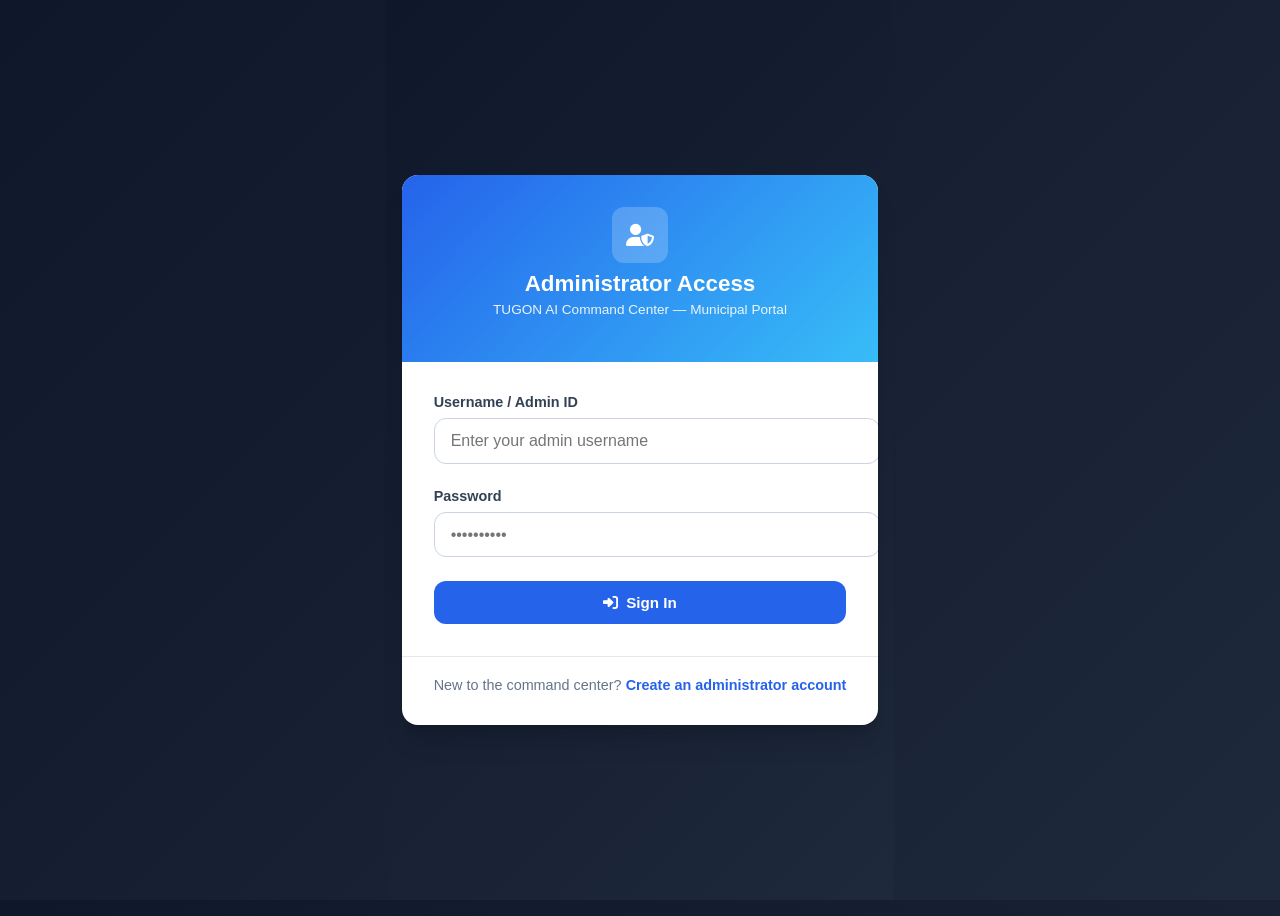
<file: templates/login.html>
<!DOCTYPE html>
<html lang="en">
<head>
  <meta charset="UTF-8">
  <meta name="viewport" content="width=device-width, initial-scale=1.0">
  <title>TUGON AI — Admin Login</title>

  <!-- Font Awesome -->
  <link rel="stylesheet" href="https://cdnjs.cloudflare.com/ajax/libs/font-awesome/6.5.1/css/all.min.css">

  <!-- Self-contained Auth Page Styles (centered) -->
  <style>
    html, body {
      margin: 0;
      padding: 0;
      height: 100%;
      min-height: 100vh;
      display: flex;
      align-items: center;
      justify-content: center;
      background: linear-gradient(135deg, #0f172a 0%, #1e293b 100%);
      font-family: -apple-system, BlinkMacSystemFont, "Segoe UI", Roboto, "Helvetica Neue", Arial, sans-serif;
    }

    .auth-wrapper {
      display: flex;
      align-items: center;
      justify-content: center;
      width: 100%;
      height: 100%;
      padding: 1rem;
    }

    .auth-card {
      background: #ffffff;
      border-radius: 16px;
      box-shadow: 0 20px 25px -5px rgba(0, 0, 0, 0.15), 0 8px 10px -6px rgba(0, 0, 0, 0.1);
      width: 100%;
      max-width: 500px;
      overflow: hidden;
      margin: auto;
    }

    .auth-header {
      background: linear-gradient(135deg, #2563eb, #38bdf8);
      color: #ffffff;
      padding: 2rem;
      text-align: center;
    }

    .auth-header .brand-icon {
      width: 56px;
      height: 56px;
      margin: 0 auto 0.5rem;
      background: rgba(255, 255, 255, 0.2);
      border-radius: 12px;
      display: flex;
      align-items: center;
      justify-content: center;
      font-size: 1.4rem;
    }

    .auth-header h1 { font-size: 1.4rem; font-weight: 800; margin: 0; }
    .auth-header p { font-size: 0.85rem; opacity: 0.9; margin-top: 0.3rem; }

    .auth-body { padding: 2rem; }

    .auth-footer {
      text-align: center;
      padding: 1.25rem 2rem 2rem;
      border-top: 1px solid #e2e8f0;
      font-size: 0.9rem;
      color: #64748b;
    }

    .auth-switch-link {
      color: #2563eb;
      font-weight: 600;
      text-decoration: none;
    }
    .auth-switch-link:hover { text-decoration: underline; }

    .auth-cred-box {
      background: #eff6ff;
      border: 1px solid #bfdbfe;
      border-radius: 8px;
      padding: 0.75rem 1rem;
      font-size: 0.85rem;
      color: #1e40af;
      margin-bottom: 1.25rem;
    }
    .auth-cred-box code {
      background: #dbeafe;
      padding: 2px 6px;
      border-radius: 4px;
    }

    .auth-error-msg {
      background: #fef2f2;
      border: 1px solid #fecaca;
      color: #991b1b;
      border-radius: 8px;
      padding: 0.6rem 0.85rem;
      font-size: 0.85rem;
    }

    .form-group { margin-bottom: 1.5rem; }
    .form-label {
      display: block;
      font-size: 0.9rem;
      font-weight: 600;
      color: #334155;
      margin-bottom: 0.5rem;
    }
    .form-control {
      width: 100%;
      padding: 0.8rem 1rem;
      font-size: 1rem;
      border: 1px solid #cbd5e1;
      border-radius: 12px;
      outline: none;
    }
    .form-control:focus {
      border-color: #2563eb;
      box-shadow: 0 0 0 3px rgba(37, 99, 235, 0.25);
    }
    .btn {
      display: inline-flex;
      align-items: center;
      justify-content: center;
      gap: 0.5rem;
      font-size: 0.95rem;
      font-weight: 600;
      padding: 0.8rem 1.4rem;
      border-radius: 12px;
      border: none;
      cursor: pointer;
      transition: all 150ms ease;
      text-decoration: none;
    }
    .btn-primary { background: #2563eb; color: #ffffff; }
    .btn-primary:hover { background: #1d4ed8; }
    .btn-block { width: 100%; }
  </style>
</head>
<body>

  <div class="auth-wrapper">
    <div class="auth-card">

      <!-- Header -->
      <div class="auth-header">
        <div class="brand-icon"><i class="fa-solid fa-user-shield"></i></div>
        <h1>Administrator Access</h1>
        <p>TUGON AI Command Center — Municipal Portal</p>
      </div>

      <!-- Body -->
      <div class="auth-body">

        <form id="adminLoginForm" autocomplete="off">
          <div class="form-group">
            <label class="form-label" for="adminUsername">Username / Admin ID</label>
            <input type="text" id="adminUsername" name="username" class="form-control"
                   placeholder="Enter your admin username" required autocomplete="off">
          </div>

          <div class="form-group">
            <label class="form-label" for="adminPassword">Password</label>
            <input type="password" id="adminPassword" name="password" class="form-control"
                   placeholder="&#8226;&#8226;&#8226;&#8226;&#8226;&#8226;&#8226;&#8226;&#8226;&#8226;"
                   required autocomplete="off">
          </div>

          <button type="submit" class="btn btn-primary btn-block" id="btnAdminLogin">
            <i class="fa-solid fa-right-to-bracket"></i> Sign In
          </button>
        </form>

        <div id="adminLoginStatus" style="display:none; margin-top:0.75rem;"></div>
      </div>

      <!-- Footer -->
      <div class="auth-footer">
        New to the command center?
        <a href="/register" class="auth-switch-link">Create an administrator account</a>
      </div>
    </div>
  </div>

  <script>
    document.getElementById('adminLoginForm')?.addEventListener('submit', async (e) => {
      e.preventDefault();
      const btn = document.getElementById('btnAdminLogin');
      btn.disabled = true;
      btn.innerHTML = '<i class="fa-solid fa-spinner fa-spin"></i> Authenticating...';

      const status = document.getElementById('adminLoginStatus');
      status.style.display = 'block';
      status.innerHTML = '';
      status.style.color = '#38bdf8';
      status.textContent = 'Verifying credentials...';

      try {
        const res = await fetch('/api/auth/login', {
          method: 'POST',
          body: new FormData(e.target)
        });
        const data = await res.json();
        if (!res.ok) throw new Error(data.detail || 'Login failed');

        localStorage.setItem('tugon_admin_user', JSON.stringify(data.user));
        status.style.color = '#10b981';
        status.textContent = 'Login successful — redirecting...';
        window.location.href = '/dashboard';
      } catch (err) {
        status.innerHTML = '<div class="auth-error-msg"><i class="fa-solid fa-circle-exclamation"></i> ' + err.message + '</div>';
        btn.disabled = false;
        btn.innerHTML = '<i class="fa-solid fa-right-to-bracket"></i> Sign In';
      }
    });
  </script>
</body>
</html>
</file>
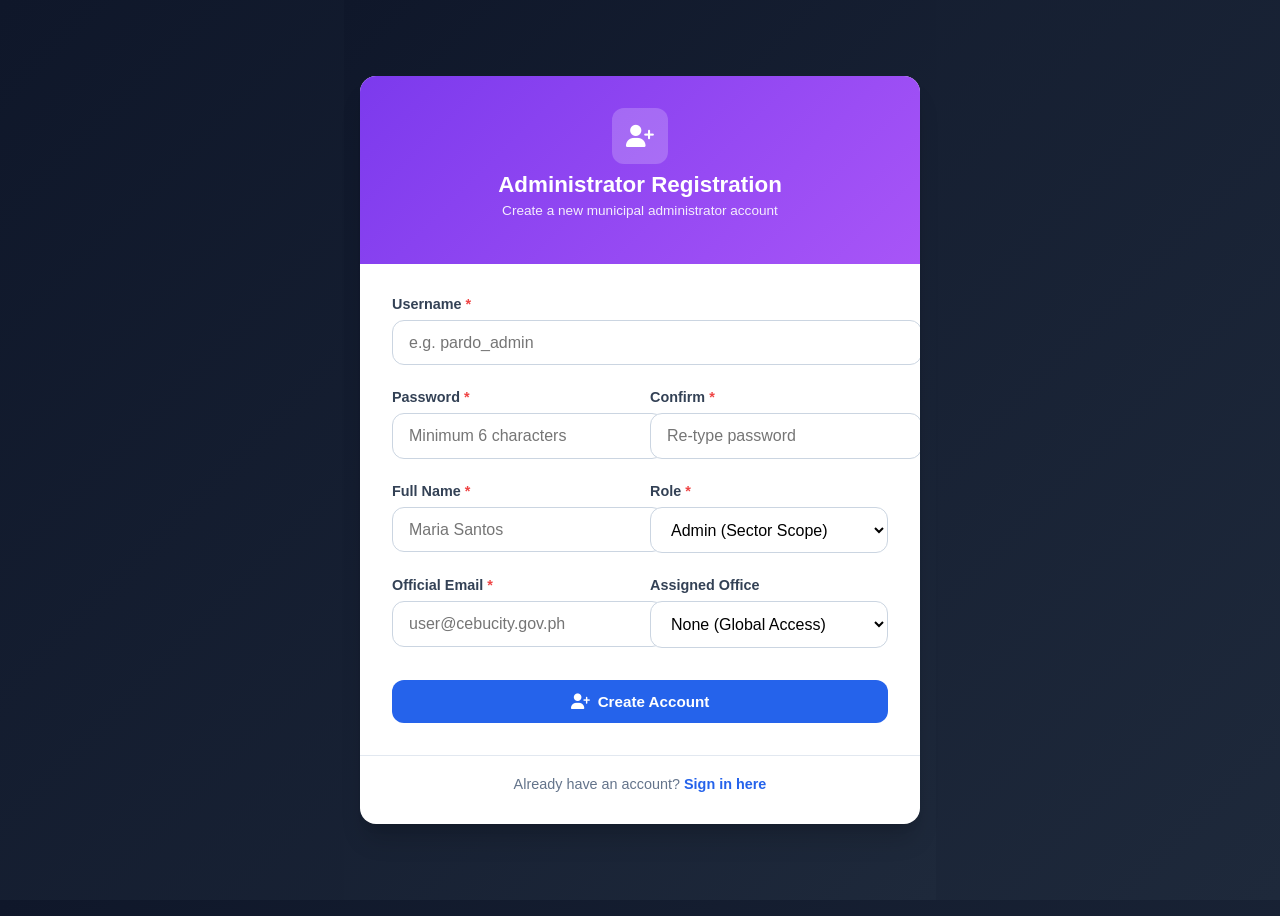
<file: templates/register.html>
<!DOCTYPE html>
<html lang="en">
<head>
  <meta charset="UTF-8">
  <meta name="viewport" content="width=device-width, initial-scale=1.0">
  <title>TUGON AI — Admin Registration</title>

  <!-- Font Awesome -->
  <link rel="stylesheet" href="https://cdnjs.cloudflare.com/ajax/libs/font-awesome/6.5.1/css/all.min.css">

  <!-- Self-contained Auth Page Styles (centered) -->
  <style>
    html, body {
      margin: 0;
      padding: 0;
      height: 100%;
      min-height: 100vh;
      display: flex;
      align-items: center;
      justify-content: center;
      background: linear-gradient(135deg, #0f172a 0%, #1e293b 100%);
      font-family: -apple-system, BlinkMacSystemFont, "Segoe UI", Roboto, "Helvetica Neue", Arial, sans-serif;
    }

    .auth-wrapper {
      display: flex;
      align-items: center;
      justify-content: center;
      width: 100%;
      height: 100%;
      padding: 1rem;
    }

    .auth-card {
      background: #ffffff;
      border-radius: 16px;
      box-shadow: 0 20px 25px -5px rgba(0, 0, 0, 0.15), 0 8px 10px -6px rgba(0, 0, 0, 0.1);
      width: 100%;
      max-width: 560px;
      overflow: hidden;
      margin: auto;
    }

    .auth-header {
      background: linear-gradient(135deg, #7c3aed, #a855f7);
      color: #ffffff;
      padding: 2rem;
      text-align: center;
    }

    .auth-header .brand-icon {
      width: 56px;
      height: 56px;
      margin: 0 auto 0.5rem;
      background: rgba(255, 255, 255, 0.2);
      border-radius: 12px;
      display: flex;
      align-items: center;
      justify-content: center;
      font-size: 1.4rem;
    }

    .auth-header h1 { font-size: 1.4rem; font-weight: 800; margin: 0; }
    .auth-header p { font-size: 0.85rem; opacity: 0.9; margin-top: 0.3rem; }

    .auth-body { padding: 2rem; }

    .auth-footer {
      text-align: center;
      padding: 1.25rem 2rem 2rem;
      border-top: 1px solid #e2e8f0;
      font-size: 0.9rem;
      color: #64748b;
    }

    .auth-switch-link {
      color: #2563eb;
      font-weight: 600;
      text-decoration: none;
    }
    .auth-switch-link:hover { text-decoration: underline; }

    .auth-error-msg {
      background: #fef2f2;
      border: 1px solid #fecaca;
      color: #991b1b;
      border-radius: 8px;
      padding: 0.6rem 0.85rem;
      font-size: 0.85rem;
    }

    .form-group { margin-bottom: 1.5rem; }

    .form-row-2col {
      display: grid;
      grid-template-columns: 1fr 1fr;
      gap: 1.25rem;
    }
    @media (max-width: 768px) {
      .form-row-2col { grid-template-columns: 1fr; }
    }

    .form-label {
      display: block;
      font-size: 0.9rem;
      font-weight: 600;
      color: #334155;
      margin-bottom: 0.5rem;
    }
    .form-label-required::after { content: " *"; color: #ef4444; }

    .form-control {
      width: 100%;
      padding: 0.8rem 1rem;
      font-size: 1rem;
      border: 1px solid #cbd5e1;
      border-radius: 12px;
      outline: none;
      background: #ffffff;
    }
    .form-control:focus {
      border-color: #2563eb;
      box-shadow: 0 0 0 3px rgba(37, 99, 235, 0.25);
    }

    .btn {
      display: inline-flex;
      align-items: center;
      justify-content: center;
      gap: 0.5rem;
      font-size: 0.95rem;
      font-weight: 600;
      padding: 0.8rem 1.4rem;
      border-radius: 12px;
      border: none;
      cursor: pointer;
      transition: all 150ms ease;
      text-decoration: none;
    }
    .btn-primary { background: #2563eb; color: #ffffff; }
    .btn-primary:hover { background: #1d4ed8; }
    .btn-block { width: 100%; }
    .btn-sm { padding: 0.35rem 0.7rem; font-size: 0.8rem; }
  </style>
</head>
<body>

  <div class="auth-wrapper">
    <div class="auth-card">

      <!-- Header -->
      <div class="auth-header">
        <div class="brand-icon"><i class="fa-solid fa-user-plus"></i></div>
        <h1>Administrator Registration</h1>
        <p>Create a new municipal administrator account</p>
      </div>

      <!-- Body -->
      <div class="auth-body">

        <form id="adminRegisterForm" autocomplete="off">

          <div class="form-group">
            <label class="form-label form-label-required" for="regUsername">Username</label>
            <input type="text" id="regUsername" name="username" class="form-control"
                   placeholder="e.g. pardo_admin" required autocomplete="off">
          </div>

          <div class="form-row-2col">
            <div class="form-group">
              <label class="form-label form-label-required" for="regPassword">Password</label>
              <input type="password" id="regPassword" name="password" class="form-control"
                     placeholder="Minimum 6 characters" required autocomplete="off">
            </div>
            <div class="form-group">
              <label class="form-label form-label-required" for="regConfirmPassword">Confirm</label>
              <input type="password" id="regConfirmPassword" name="confirm_password" class="form-control"
                     placeholder="Re-type password" required autocomplete="off">
            </div>
          </div>

          <div class="form-row-2col">
            <div class="form-group">
              <label class="form-label form-label-required" for="regFullName">Full Name</label>
              <input type="text" id="regFullName" name="full_name" class="form-control"
                     placeholder="Maria Santos" required autocomplete="off">
            </div>
            <div class="form-group">
              <label class="form-label form-label-required" for="regRole">Role</label>
              <select id="regRole" name="role" class="form-control" required>
                <option value="ADMIN">Admin (Sector Scope)</option>
                <option value="SUPERADMIN">Superadmin (Full Access)</option>
              </select>
            </div>
          </div>

          <div class="form-row-2col">
            <div class="form-group">
              <label class="form-label form-label-required" for="regEmail">Official Email</label>
              <input type="email" id="regEmail" name="email" class="form-control"
                     placeholder="user@cebucity.gov.ph" required autocomplete="off">
            </div>
            <div class="form-group">
              <label class="form-label" for="regOffice">Assigned Office</label>
              <select id="regOffice" name="assigned_office" class="form-control">
                <option value="">None (Global Access)</option>
                <option value="CCDRRMO">CCDRRMO</option>
                <option value="BFP">BFP — Fire Protection</option>
                <option value="CCTO">CCTO — Transportation</option>
                <option value="DSWD">DSWD — Social Welfare</option>
                <option value="NUTRITION">NUTRITION — Nutrition Office</option>
                <option value="CHD">CHD — City Health Department</option>
                <option value="CCMC">CCMC — Medical Center</option>
                <option value="DEPW">DEPW — Engineering &amp; Public Works</option>
                <option value="DPS">DPS — Public Services</option>
                <option value="CAD">CAD — City Agriculture</option>
                <option value="DVMF">DVMF — Veterinary &amp; Fisheries</option>
              </select>
            </div>
          </div>

          <button type="submit" class="btn btn-primary btn-block" id="btnAdminRegister" style="margin-top:0.5rem;">
            <i class="fa-solid fa-user-plus"></i> Create Account
          </button>
        </form>

        <div id="adminRegisterStatus" style="display:none; margin-top:0.75rem;"></div>
      </div>

      <!-- Footer -->
      <div class="auth-footer">
        Already have an account?
        <a href="/login" class="auth-switch-link">Sign in here</a>
      </div>
    </div>
  </div>

  <script>
    document.getElementById('adminRegisterForm')?.addEventListener('submit', async (e) => {
      e.preventDefault();
      const btn = document.getElementById('btnAdminRegister');
      const status = document.getElementById('adminRegisterStatus');
      status.style.display = 'block';
      status.innerHTML = '';
      btn.disabled = true;
      btn.innerHTML = '<i class="fa-solid fa-spinner fa-spin"></i> Creating Account...';

      const pwd = document.getElementById('regPassword').value;
      const confirm = document.getElementById('regConfirmPassword').value;

      if (pwd !== confirm) {
        status.innerHTML = '<div class="auth-error-msg"><i class="fa-solid fa-circle-exclamation"></i> Passwords do not match.</div>';
        btn.disabled = false;
        btn.innerHTML = '<i class="fa-solid fa-user-plus"></i> Create Account';
        return;
      }
      if (pwd.length < 6) {
        status.innerHTML = '<div class="auth-error-msg"><i class="fa-solid fa-circle-exclamation"></i> Password must be at least 6 characters.</div>';
        btn.disabled = false;
        btn.innerHTML = '<i class="fa-solid fa-user-plus"></i> Create Account';
        return;
      }

      try {
        const res = await fetch('/api/auth/register', {
          method: 'POST',
          body: new FormData(e.target)
        });
        const data = await res.json();
        if (!res.ok) throw new Error(data.detail || 'Registration failed');

        status.innerHTML = '<div class="auth-error-msg" style="background:#d1fae5; border-color:#6ee7b7; color:#065f46;"><i class="fa-solid fa-circle-check"></i> Account created! Redirecting...</div>';
        setTimeout(() => window.location.href = '/login', 1500);
      } catch (err) {
        status.innerHTML = '<div class="auth-error-msg"><i class="fa-solid fa-circle-exclamation"></i> ' + err.message + '</div>';
        btn.disabled = false;
        btn.innerHTML = '<i class="fa-solid fa-user-plus"></i> Create Account';
      }
    });
  </script>
</body>
</html>
</file>
